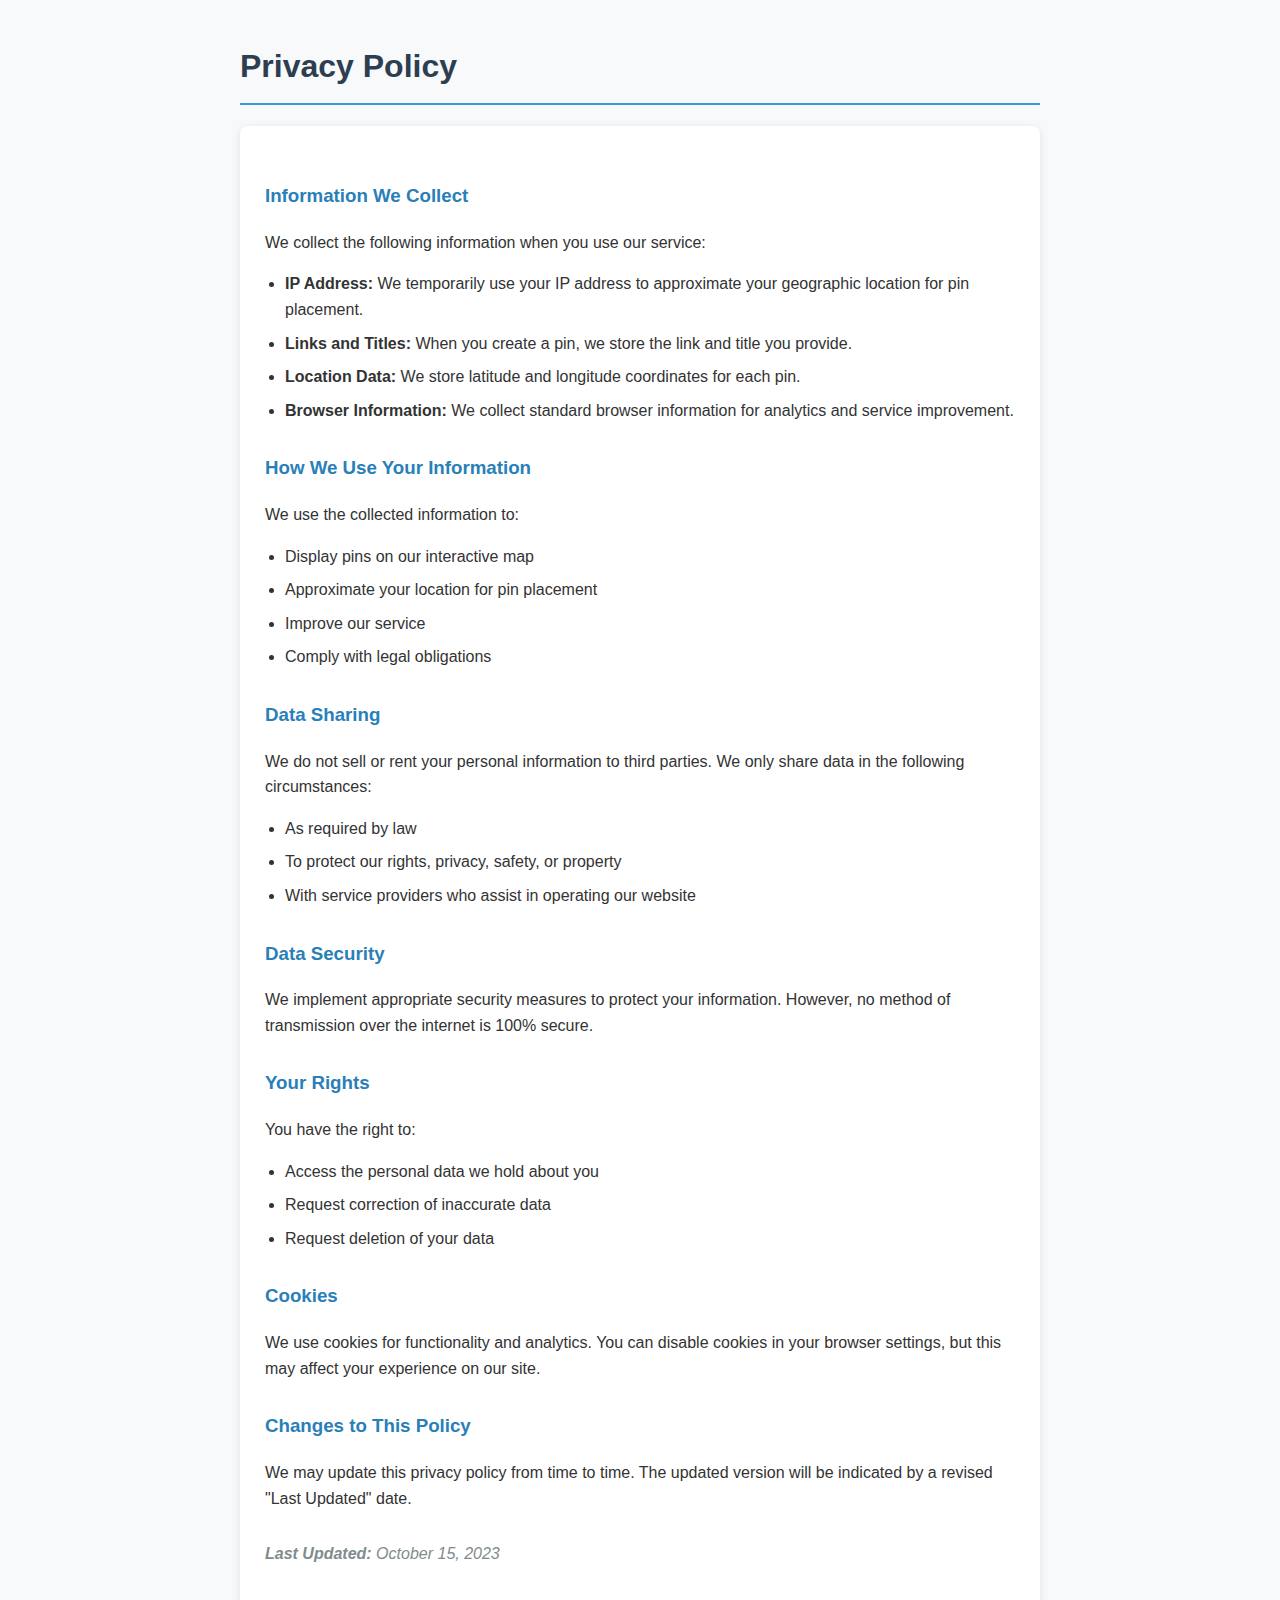
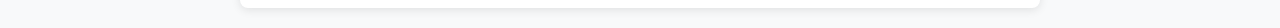
<file: myapp/templates/privacy_policy.html>
<!DOCTYPE html>
<html lang="en">
<head>
    <meta charset="UTF-8">
    <meta name="viewport" content="width=device-width, initial-scale=1.0">
    <title>Privacy Policy</title>
    <style>
        body {
            font-family: 'Segoe UI', Tahoma, Geneva, Verdana, sans-serif;
            line-height: 1.6;
            color: #333;
            max-width: 800px;
            margin: 0 auto;
            padding: 20px;
            background-color: #f8f9fa;
        }
        h1 {
            color: #2c3e50;
            border-bottom: 2px solid #3498db;
            padding-bottom: 10px;
        }
        h3 {
            color: #2980b9;
            margin-top: 30px;
        }
        ul {
            padding-left: 20px;
        }
        li {
            margin-bottom: 8px;
        }
        .card {
            background: white;
            border-radius: 8px;
            box-shadow: 0 2px 10px rgba(0,0,0,0.1);
            padding: 25px;
            margin-top: 20px;
        }
        .last-updated {
            font-style: italic;
            color: #7f8c8d;
            margin-top: 30px;
        }
    </style>
</head>
<body>
    <h1>Privacy Policy</h1>
    
    <div class="card">
        <h3>Information We Collect</h3>
        <p>We collect the following information when you use our service:</p>
        <ul>
            <li><strong>IP Address:</strong> We temporarily use your IP address to approximate your geographic location for pin placement.</li>
            <li><strong>Links and Titles:</strong> When you create a pin, we store the link and title you provide.</li>
            <li><strong>Location Data:</strong> We store latitude and longitude coordinates for each pin.</li>
            <li><strong>Browser Information:</strong> We collect standard browser information for analytics and service improvement.</li>
        </ul>
        
        <h3>How We Use Your Information</h3>
        <p>We use the collected information to:</p>
        <ul>
            <li>Display pins on our interactive map</li>
            <li>Approximate your location for pin placement</li>
            <li>Improve our service</li>
            <li>Comply with legal obligations</li>
        </ul>
        
        <h3>Data Sharing</h3>
        <p>We do not sell or rent your personal information to third parties. We only share data in the following circumstances:</p>
        <ul>
            <li>As required by law</li>
            <li>To protect our rights, privacy, safety, or property</li>
            <li>With service providers who assist in operating our website</li>
        </ul>
        
        <h3>Data Security</h3>
        <p>We implement appropriate security measures to protect your information. However, no method of transmission over the internet is 100% secure.</p>
        
        <h3>Your Rights</h3>
        <p>You have the right to:</p>
        <ul>
            <li>Access the personal data we hold about you</li>
            <li>Request correction of inaccurate data</li>
            <li>Request deletion of your data</li>
        </ul>
        
        <h3>Cookies</h3>
        <p>We use cookies for functionality and analytics. You can disable cookies in your browser settings, but this may affect your experience on our site.</p>
        
        <h3>Changes to This Policy</h3>
        <p>We may update this privacy policy from time to time. The updated version will be indicated by a revised "Last Updated" date.</p>
        
        <p class="last-updated"><strong>Last Updated:</strong> October 15, 2023</p>
    </div>
</body>
</html>
</file>
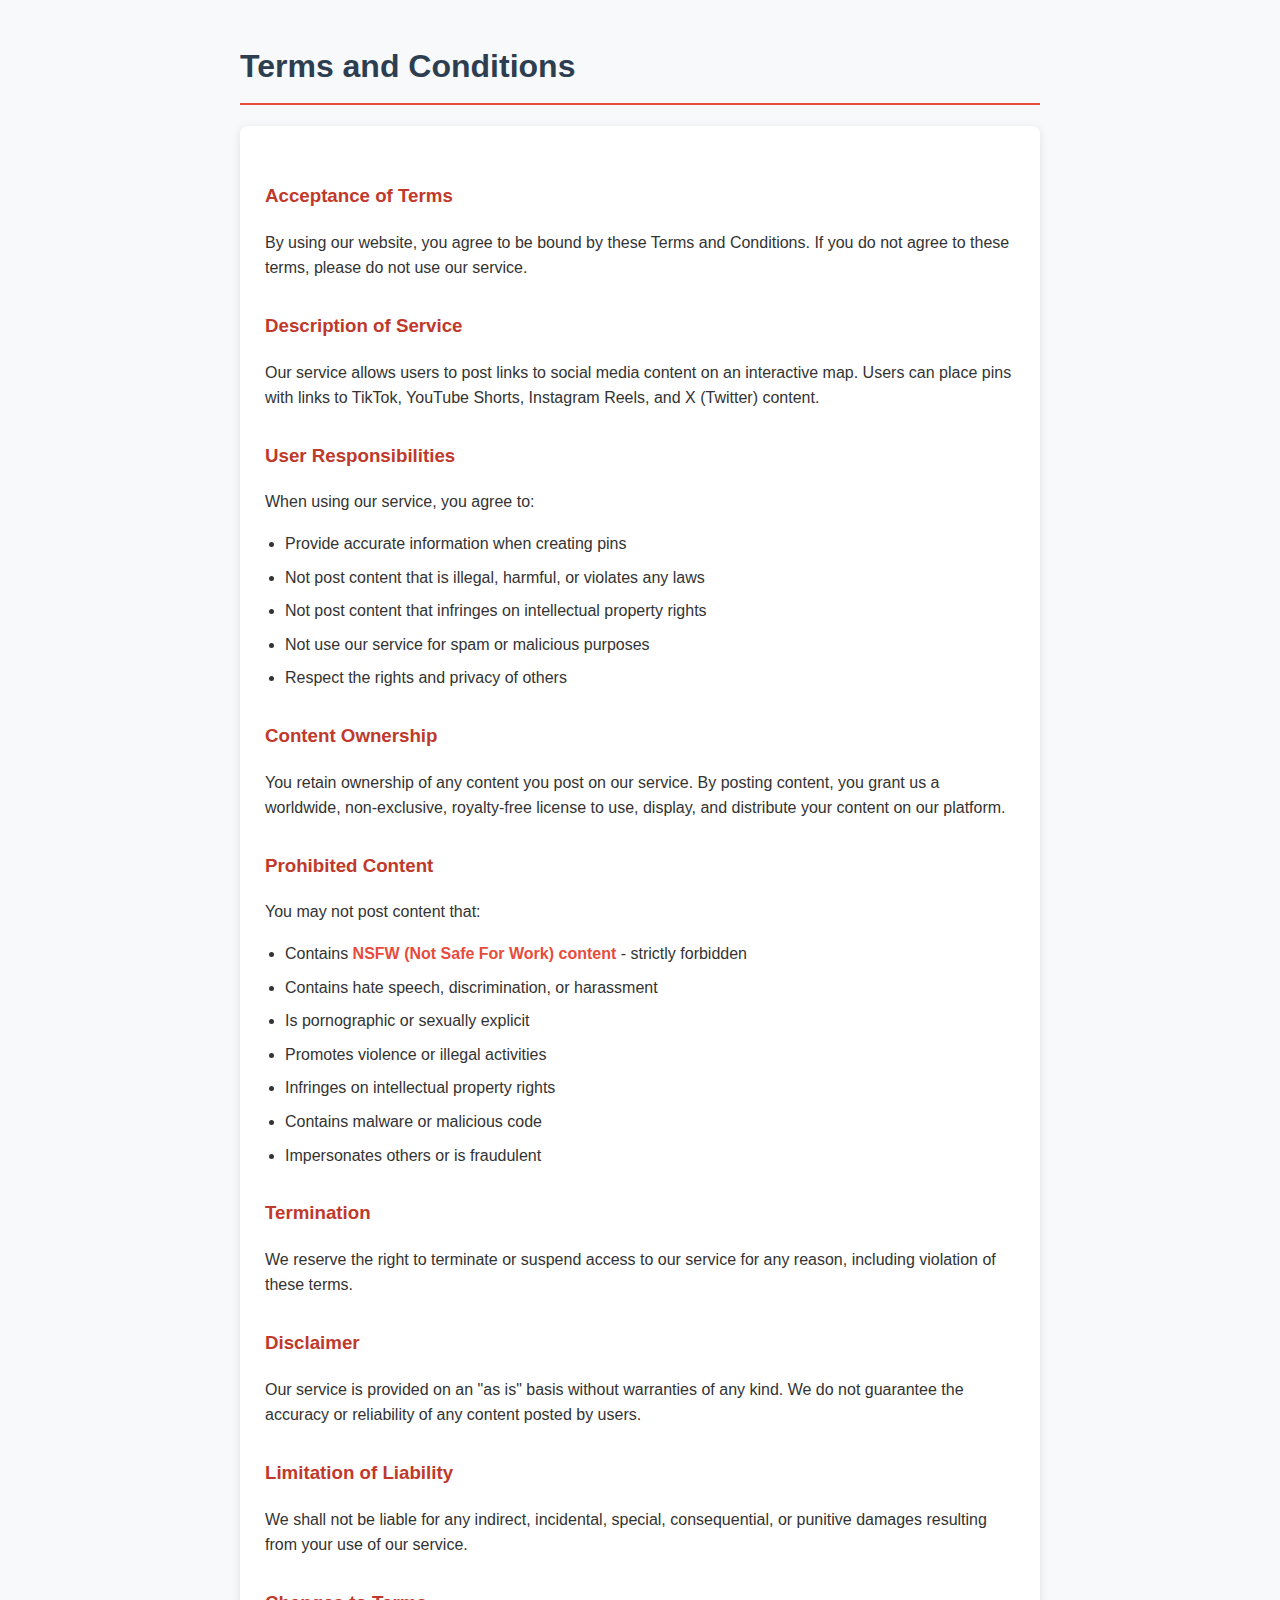
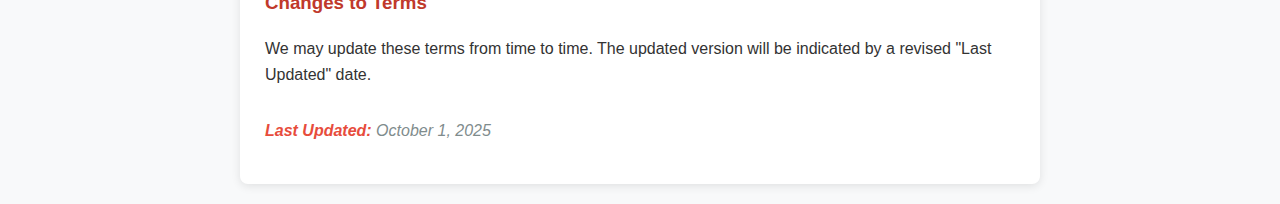
<file: myapp/templates/terms_and_conditions.html>
<!DOCTYPE html>
<html lang="en">
<head>
    <meta charset="UTF-8">
    <meta name="viewport" content="width=device-width, initial-scale=1.0">
    <title>Terms and Conditions</title>
    <style>
        body {
            font-family: 'Segoe UI', Tahoma, Geneva, Verdana, sans-serif;
            line-height: 1.6;
            color: #333;
            max-width: 800px;
            margin: 0 auto;
            padding: 20px;
            background-color: #f8f9fa;
        }
        h1 {
            color: #2c3e50;
            border-bottom: 2px solid #e74c3c;
            padding-bottom: 10px;
        }
        h3 {
            color: #c0392b;
            margin-top: 30px;
        }
        ul {
            padding-left: 20px;
        }
        li {
            margin-bottom: 8px;
        }
        .card {
            background: white;
            border-radius: 8px;
            box-shadow: 0 2px 10px rgba(0,0,0,0.1);
            padding: 25px;
            margin-top: 20px;
        }
        .last-updated {
            font-style: italic;
            color: #7f8c8d;
            margin-top: 30px;
        }
        strong {
            color: #e74c3c;
        }
    </style>
</head>
<body>
    <h1>Terms and Conditions</h1>
    
    <div class="card">
        <h3>Acceptance of Terms</h3>
        <p>By using our website, you agree to be bound by these Terms and Conditions. If you do not agree to these terms, please do not use our service.</p>
        
        <h3>Description of Service</h3>
        <p>Our service allows users to post links to social media content on an interactive map. Users can place pins with links to TikTok, YouTube Shorts, Instagram Reels, and X (Twitter) content.</p>
        
        <h3>User Responsibilities</h3>
        <p>When using our service, you agree to:</p>
        <ul>
            <li>Provide accurate information when creating pins</li>
            <li>Not post content that is illegal, harmful, or violates any laws</li>
            <li>Not post content that infringes on intellectual property rights</li>
            <li>Not use our service for spam or malicious purposes</li>
            <li>Respect the rights and privacy of others</li>
        </ul>
        
        <h3>Content Ownership</h3>
        <p>You retain ownership of any content you post on our service. By posting content, you grant us a worldwide, non-exclusive, royalty-free license to use, display, and distribute your content on our platform.</p>
        
        <h3>Prohibited Content</h3>
        <p>You may not post content that:</p>
        <ul>
            <li>Contains <strong>NSFW (Not Safe For Work) content</strong> - strictly forbidden</li>
            <li>Contains hate speech, discrimination, or harassment</li>
            <li>Is pornographic or sexually explicit</li>
            <li>Promotes violence or illegal activities</li>
            <li>Infringes on intellectual property rights</li>
            <li>Contains malware or malicious code</li>
            <li>Impersonates others or is fraudulent</li>
        </ul>
        
        <h3>Termination</h3>
        <p>We reserve the right to terminate or suspend access to our service for any reason, including violation of these terms.</p>
        
        <h3>Disclaimer</h3>
        <p>Our service is provided on an "as is" basis without warranties of any kind. We do not guarantee the accuracy or reliability of any content posted by users.</p>
        
        <h3>Limitation of Liability</h3>
        <p>We shall not be liable for any indirect, incidental, special, consequential, or punitive damages resulting from your use of our service.</p>
        
        <h3>Changes to Terms</h3>
        <p>We may update these terms from time to time. The updated version will be indicated by a revised "Last Updated" date.</p>
        
        <p class="last-updated"><strong>Last Updated:</strong> October 1, 2025</p>
    </div>
</body>
</html>
</file>
